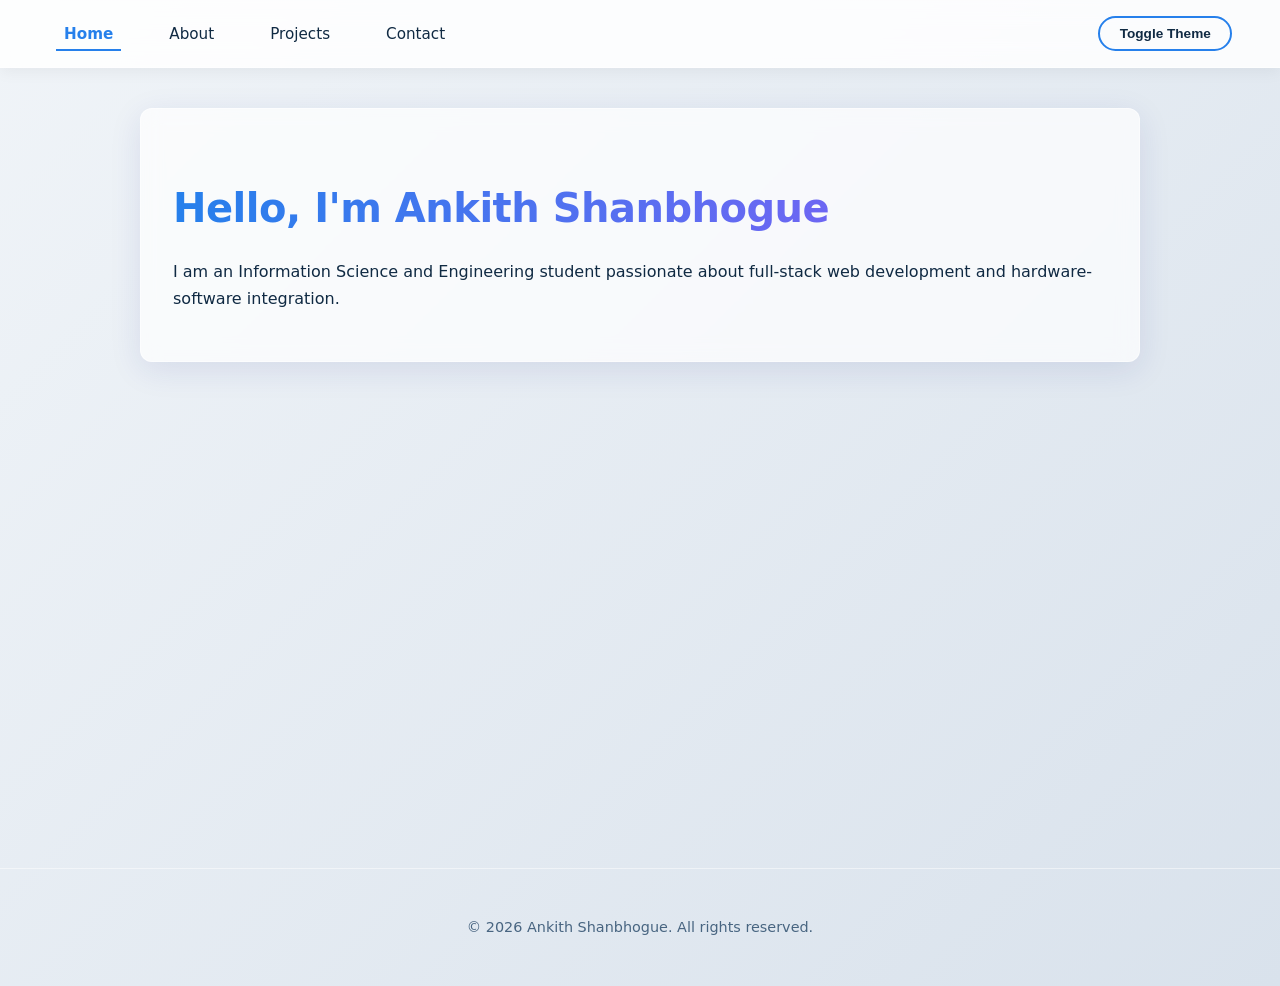
<file: index.html>
<!DOCTYPE html>
<html lang="en">
<head>
    <meta charset="UTF-8">
    <meta name="viewport" content="width=device-width, initial-scale=1.0">
    <meta name="description" content="Personal portfolio of Ankith Shanbhogue, an Information Science Engineering student and full-stack developer.">
    <title>Ankith Shanbhogue | Home</title>
    <link rel="stylesheet" href="style.css">
</head>
<body>
    <header role="banner">
        <nav aria-label="Primary Navigation">
            <ul>
                <li><a href="index.html" aria-current="page">Home</a></li>
                <li><a href="about.html">About</a></li>
                <li><a href="projects.html">Projects</a></li>
                <li><a href="contact.html">Contact</a></li>
            </ul>
        </nav>
        <button id="theme-toggle">Toggle Theme</button>
    </header>

    <main role="main">
        <section aria-labelledby="intro-heading">
            <h1 id="intro-heading">Hello, I'm Ankith Shanbhogue</h1>
            <p>I am an Information Science and Engineering student passionate about full-stack web development and hardware-software integration.</p>
        </section>
    </main>

    <footer role="contentinfo">
        <p>&copy; 2026 Ankith Shanbhogue. All rights reserved.</p>
    </footer>

    <script src="script.js"></script>
</body>
</html>
</file>
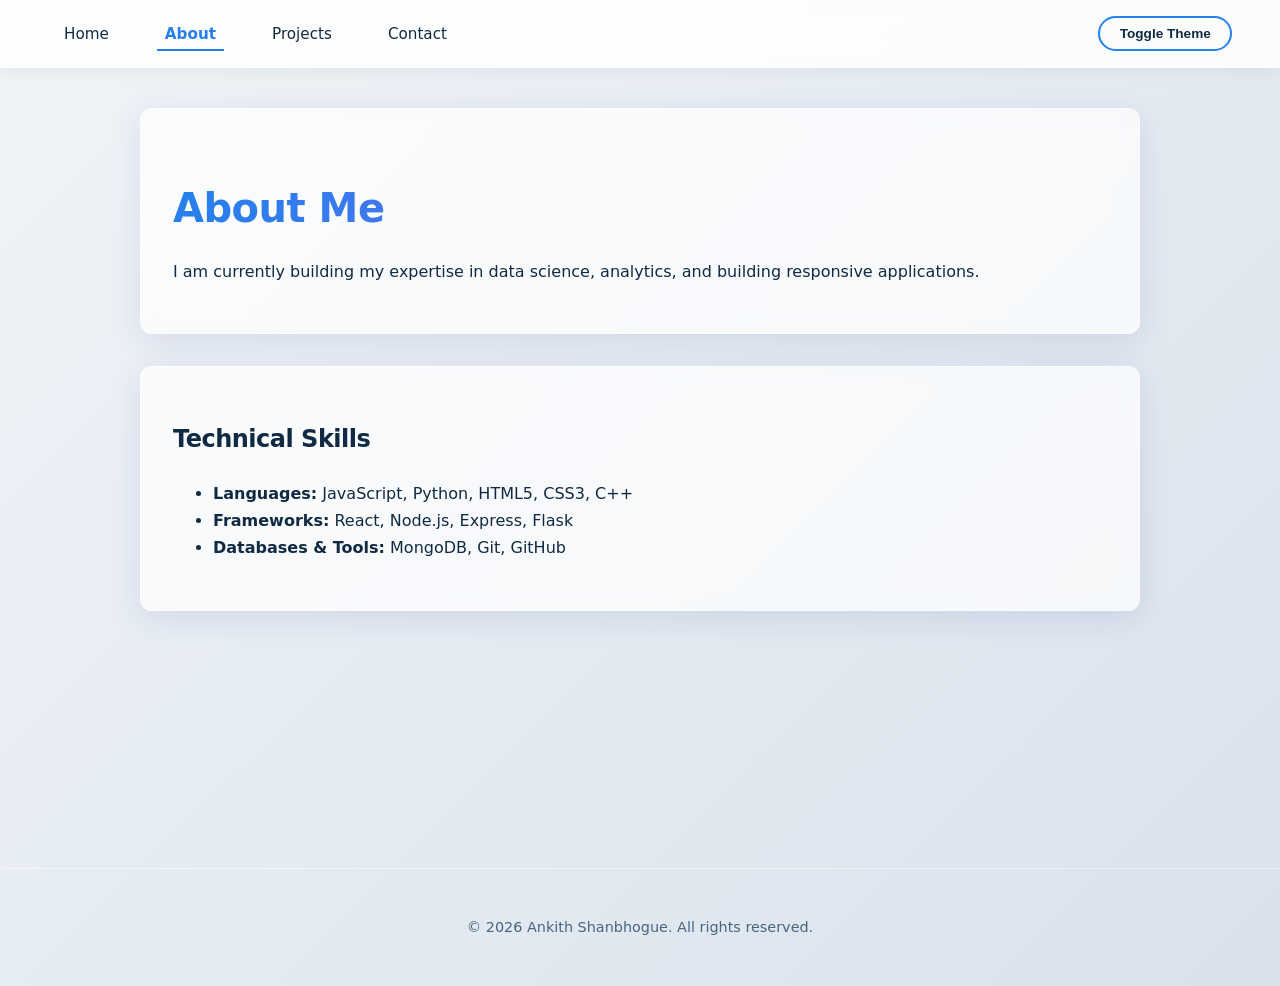
<file: about.html>
<!DOCTYPE html>
<html lang="en">
<head>
    <meta charset="UTF-8">
    <meta name="viewport" content="width=device-width, initial-scale=1.0">
    <meta name="description" content="Learn more about Ankith Shanbhogue's engineering background and technical skills.">
    <title>About | Ankith Shanbhogue</title>
    <link rel="stylesheet" href="style.css">
</head>
<body>
    <header role="banner">
        <nav aria-label="Primary Navigation">
            <ul>
                <li><a href="index.html">Home</a></li>
                <li><a href="about.html" aria-current="page">About</a></li>
                <li><a href="projects.html">Projects</a></li>
                <li><a href="contact.html">Contact</a></li>
            </ul>
        </nav>
        <button id="theme-toggle">Toggle Theme</button>
    </header>

    <main role="main">
        <section aria-labelledby="about-heading">
            <h1 id="about-heading">About Me</h1>
            <p>I am currently building my expertise in data science, analytics, and building responsive applications.</p>
        </section>

        <section aria-labelledby="skills-heading">
            <h2 id="skills-heading">Technical Skills</h2>
            <ul>
                <li><strong>Languages:</strong> JavaScript, Python, HTML5, CSS3, C++</li>
                <li><strong>Frameworks:</strong> React, Node.js, Express, Flask</li>
                <li><strong>Databases & Tools:</strong> MongoDB, Git, GitHub</li>
            </ul>
        </section>
    </main>
    
    <footer role="contentinfo">
        <p>&copy; 2026 Ankith Shanbhogue. All rights reserved.</p>
    </footer>

    <script src="script.js"></script>
</body>
</html>
</file>
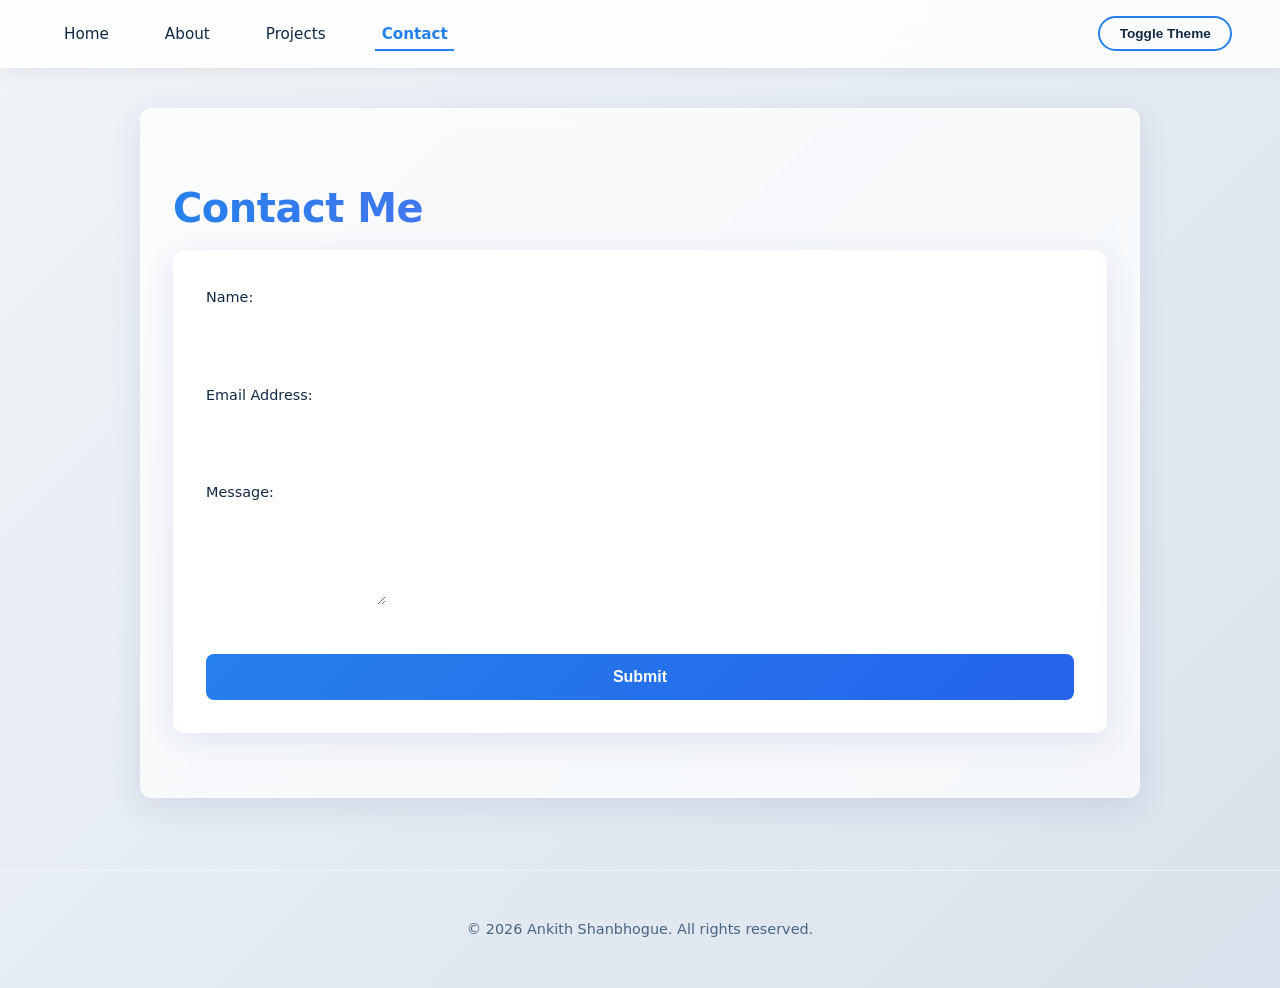
<file: contact.html>
<!DOCTYPE html>
<html lang="en">
<head>
    <meta charset="UTF-8">
    <meta name="viewport" content="width=device-width, initial-scale=1.0">
    <meta name="description" content="Contact Ankith Shanbhogue for development opportunities.">
    <title>Contact | Ankith Shanbhogue</title>
    <link rel="stylesheet" href="style.css">
</head>
<body>
    <header role="banner">
        <nav aria-label="Primary Navigation">
            <ul>
                <li><a href="index.html">Home</a></li>
                <li><a href="about.html">About</a></li>
                <li><a href="projects.html">Projects</a></li>
                <li><a href="contact.html" aria-current="page">Contact</a></li>
            </ul>
        </nav>
        <button id="theme-toggle">Toggle Theme</button>
    </header>

    <main role="main">
        <section aria-labelledby="contact-heading">
            <h1 id="contact-heading">Contact Me</h1>
            
            <form action="#" method="POST" aria-label="Contact Form">
                <div style="margin-bottom: 10px;">
                    <label for="name-input">Name:</label><br>
                    <input type="text" id="name-input" name="name" required aria-required="true">
                </div>
                
                <div style="margin-bottom: 10px;">
                    <label for="email-input">Email Address:</label><br>
                    <input type="email" id="email-input" name="email" required aria-required="true">
                </div>
                
                <div style="margin-bottom: 10px;">
                    <label for="message-input">Message:</label><br>
                    <textarea id="message-input" name="message" rows="5" required aria-required="true"></textarea>
                </div>
                
                <button type="submit">Submit</button>
            </form>
        </section>
    </main>

    <footer role="contentinfo">
        <p>&copy; 2026 Ankith Shanbhogue. All rights reserved.</p>
    </footer>

    <script src="script.js"></script>
</body>
</html>
</file>
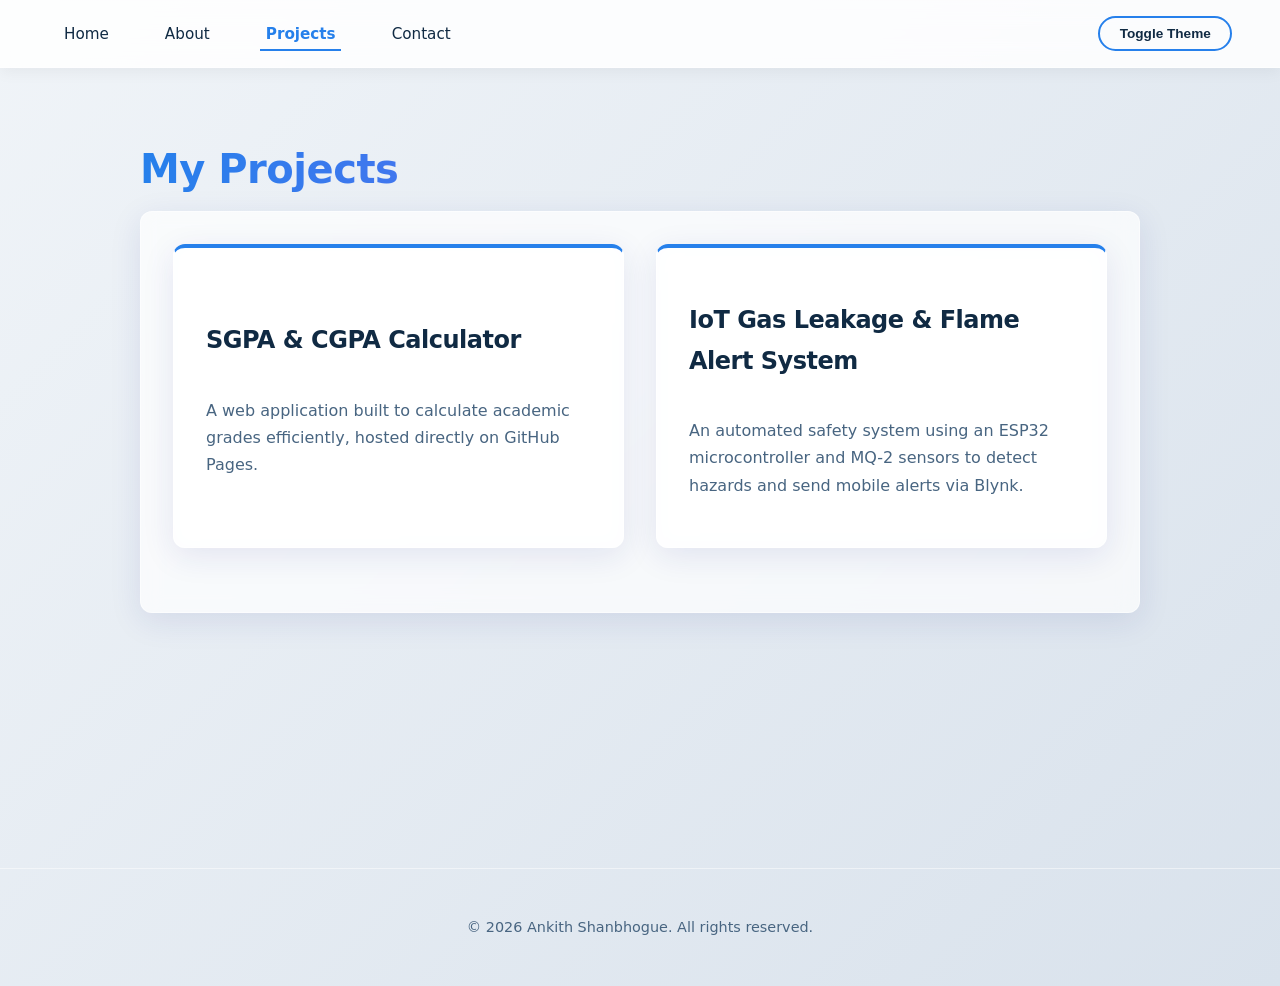
<file: projects.html>
<!DOCTYPE html>
<html lang="en">
<head>
    <meta charset="UTF-8">
    <meta name="viewport" content="width=device-width, initial-scale=1.0">
    <meta name="description" content="Portfolio projects by Ankith Shanbhogue, including full-stack web apps and IoT systems.">
    <title>Projects | Ankith Shanbhogue</title>
    <link rel="stylesheet" href="style.css">
</head>
<body>
    <header role="banner">
        <nav aria-label="Primary Navigation">
            <ul>
                <li><a href="index.html">Home</a></li>
                <li><a href="about.html">About</a></li>
                <li><a href="projects.html" aria-current="page">Projects</a></li>
                <li><a href="contact.html">Contact</a></li>
            </ul>
        </nav>
        <button id="theme-toggle">Toggle Theme</button>
    </header>

    <main role="main">
        <h1 id="projects-main-heading">My Projects</h1>
        <section aria-labelledby="projects-main-heading">
            
            <div class="grid-container">
                <article aria-labelledby="sgpa-heading">
                    <h2 id="sgpa-heading">SGPA & CGPA Calculator</h2>
                    <p>A web application built to calculate academic grades efficiently, hosted directly on GitHub Pages.</p>
                </article>

                <article aria-labelledby="iot-heading">
                    <h2 id="iot-heading">IoT Gas Leakage & Flame Alert System</h2>
                    <p>An automated safety system using an ESP32 microcontroller and MQ-2 sensors to detect hazards and send mobile alerts via Blynk.</p>
                </article>
            </div>

        </section>
    </main>

    <footer role="contentinfo">
        <p>&copy; 2026 Ankith Shanbhogue. All rights reserved.</p>
    </footer>

    <script src="script.js"></script>
</body>
</html>
</file>
<file: style.css>
/* 1. Custom CSS Variables with Aesthetic Gradients & Shadow */
:root {
    --bg-gradient: linear-gradient(135deg, #f0f4f8 0%, #d9e2ec 100%);
    --text-color: #102a43;
    --text-muted: #486581;
    --primary-color: #2680eb;
    --primary-hover: #1864c2;
    --card-bg: rgba(255, 255, 255, 0.7); /* Translucency for glassmorphism */
    --nav-bg: rgba(255, 255, 255, 0.85);
    --border-color: rgba(255, 255, 255, 0.5);
    --card-shadow: 0 8px 32px rgba(31, 38, 135, 0.1);
    --border-radius: 12px;
}

[data-theme="dark"] {
    --bg-gradient: linear-gradient(135deg, #0f172a 0%, #1e293b 100%);
    --text-color: #f8fafc;
    --text-muted: #cbd5e1;
    --primary-color: #3b82f6;
    --primary-hover: #60a5fa;
    --card-bg: rgba(30, 41, 59, 0.7);
    --nav-bg: rgba(15, 23, 42, 0.85);
    --border-color: rgba(255, 255, 255, 0.05);
    --card-shadow: 0 8px 32px rgba(0, 0, 0, 0.4);
}

/* 2. Smooth Base Styles */
body {
    font-family: 'Inter', 'Segoe UI', system-ui, sans-serif;
    background: var(--bg-gradient);
    color: var(--text-color);
    margin: 0;
    padding: 0;
    line-height: 1.7;
    min-height: 100vh;
    transition: background 0.4s ease, color 0.4s ease;
}

/* Custom Scrollbar for extra polish */
::-webkit-scrollbar {
    width: 8px;
}
::-webkit-scrollbar-track {
    background: transparent;
}
::-webkit-scrollbar-thumb {
    background: var(--primary-color);
    border-radius: 10px;
}

/* 3. Glassmorphism Navigation */
header {
    background: var(--nav-bg);
    backdrop-filter: blur(12px); /* Advanced CSS3 Blur effect */
    -webkit-backdrop-filter: blur(12px);
    padding: 1.2rem;
    display: flex;
    flex-direction: column;
    align-items: center;
    gap: 1.5rem;
    position: sticky;
    top: 0;
    z-index: 100;
    border-bottom: 1px solid var(--border-color);
    box-shadow: 0 4px 15px rgba(0,0,0,0.05);
}

nav ul {
    list-style: none;
    display: flex;
    flex-wrap: wrap;
    justify-content: center;
    gap: 1.5rem;
    margin: 0;
    padding: 0;
}

nav a {
    color: var(--text-color);
    text-decoration: none;
    font-weight: 500;
    font-size: 0.95rem;
    padding: 0.5rem 1rem;
    border-radius: var(--border-radius);
    transition: all 0.3s ease;
    position: relative;
}

/* Aesthetic Link Hover */
nav a::after {
    content: '';
    position: absolute;
    width: 0;
    height: 2px;
    bottom: 0;
    left: 50%;
    background-color: var(--primary-color);
    transition: all 0.3s ease;
}

nav a:hover::after, nav a[aria-current="page"]::after {
    width: 80%;
    left: 10%;
}

nav a[aria-current="page"] {
    color: var(--primary-color);
    font-weight: 700;
}

/* Theme Toggle Button */
#theme-toggle {
    background-color: transparent;
    color: var(--text-color);
    border: 2px solid var(--primary-color);
    padding: 0.5rem 1.2rem;
    border-radius: 50px;
    cursor: pointer;
    font-weight: 600;
    font-size: 0.85rem;
    transition: all 0.3s ease;
}

#theme-toggle:hover {
    background-color: var(--primary-color);
    color: #fff;
    transform: translateY(-2px);
}

/* 4. Main Content & Layout */
main {
    padding: 40px 20px;
    max-width: 1000px;
    margin: 0 auto;
    min-height: calc(100vh - 180px);
}

h1, h2 {
    color: var(--text-color);
    letter-spacing: -0.5px;
}

h1 {
    font-size: 2.5rem;
    background: linear-gradient(to right, var(--primary-color), #8b5cf6);
    -webkit-background-clip: text;
    -webkit-text-fill-color: transparent;
    margin-bottom: 0.5rem;
}

/* Glassmorphism Sections & Cards */
section, form, article {
    background: var(--card-bg);
    backdrop-filter: blur(10px);
    -webkit-backdrop-filter: blur(10px);
    border: 1px solid var(--border-color);
    padding: 2rem;
    border-radius: var(--border-radius);
    margin-bottom: 2rem;
    box-shadow: var(--card-shadow);
    transition: transform 0.3s ease, box-shadow 0.3s ease;
}

/* 5. Interactive Grid Articles */
.grid-container {
    display: grid;
    grid-template-columns: 1fr;
    gap: 2rem;
    padding: 0;
    background: transparent;
    border: none;
    box-shadow: none;
}

article {
    border-top: 4px solid var(--primary-color);
    display: flex;
    flex-direction: column;
    justify-content: center;
}

article:hover {
    transform: translateY(-8px);
    box-shadow: 0 15px 40px rgba(0, 0, 0, 0.15);
}

article p {
    color: var(--text-muted);
}

/* 6. Form Styling */
form {
    display: flex;
    flex-direction: column;
    gap: 1.2rem;
}

label {
    font-weight: 500;
    font-size: 0.9rem;
}

input, textarea {
    padding: 12px;
    border: 1px solid var(--border-color);
    border-radius: 8px;
    background-color: rgba(255, 255, 255, 0.1);
    color: var(--text-color);
    font-family: inherit;
    transition: all 0.3s ease;
}

input:focus, textarea:focus {
    outline: none;
    border-color: var(--primary-color);
    box-shadow: 0 0 0 3px rgba(59, 130, 246, 0.2);
}

button[type="submit"] {
    background: linear-gradient(135deg, var(--primary-color) 0%, #2563eb 100%);
    color: #fff;
    border: none;
    padding: 14px;
    border-radius: 8px;
    cursor: pointer;
    font-weight: 600;
    font-size: 1rem;
    transition: all 0.3s ease;
    margin-top: 10px;
}

button[type="submit"]:hover {
    transform: translateY(-2px);
    box-shadow: 0 8px 20px rgba(37, 99, 235, 0.3);
}

/* Footer */
footer {
    text-align: center;
    padding: 2rem;
    color: var(--text-muted);
    font-size: 0.9rem;
    border-top: 1px solid var(--border-color);
}

/* 7. Responsive Media Queries */
@media (min-width: 768px) {
    header {
        flex-direction: row;
        justify-content: space-between;
        padding: 1rem 3rem;
    }
    
    .grid-container {
        grid-template-columns: repeat(auto-fit, minmax(320px, 1fr)); 
    }
}
</file>
